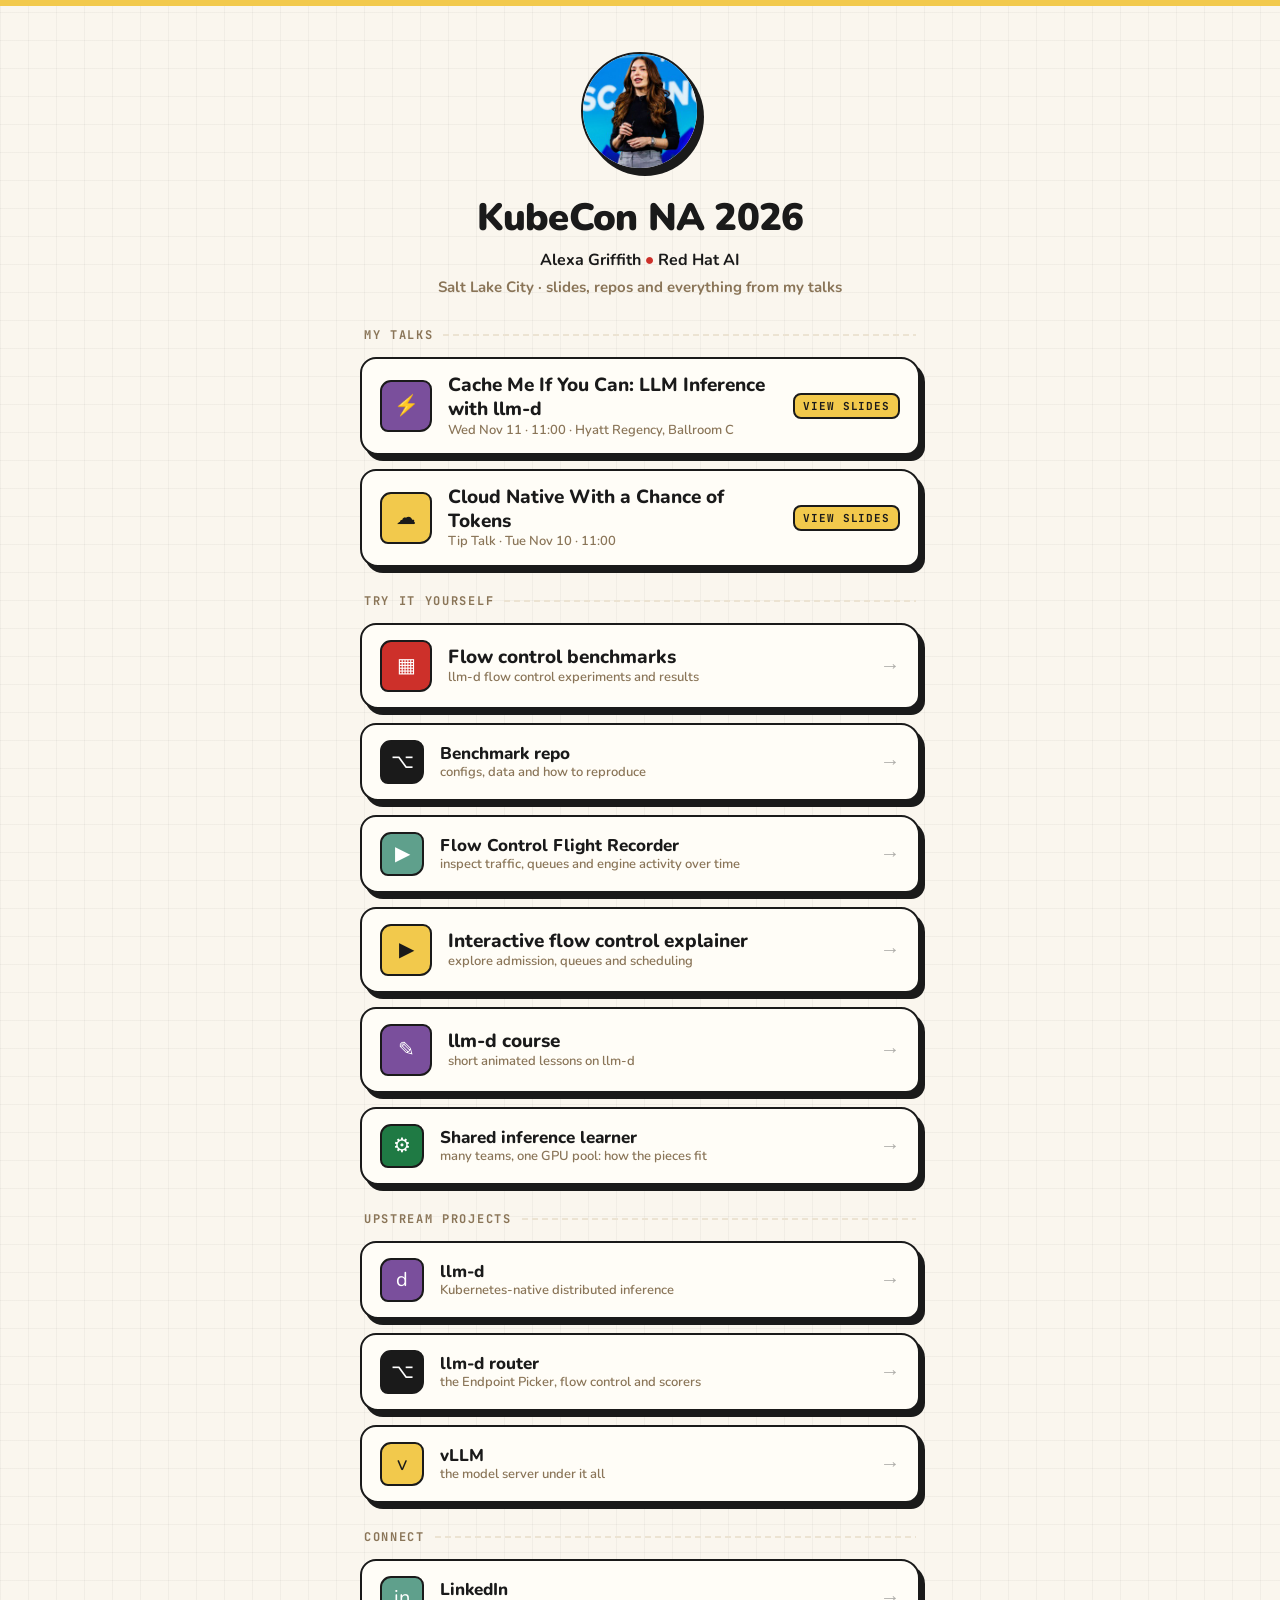
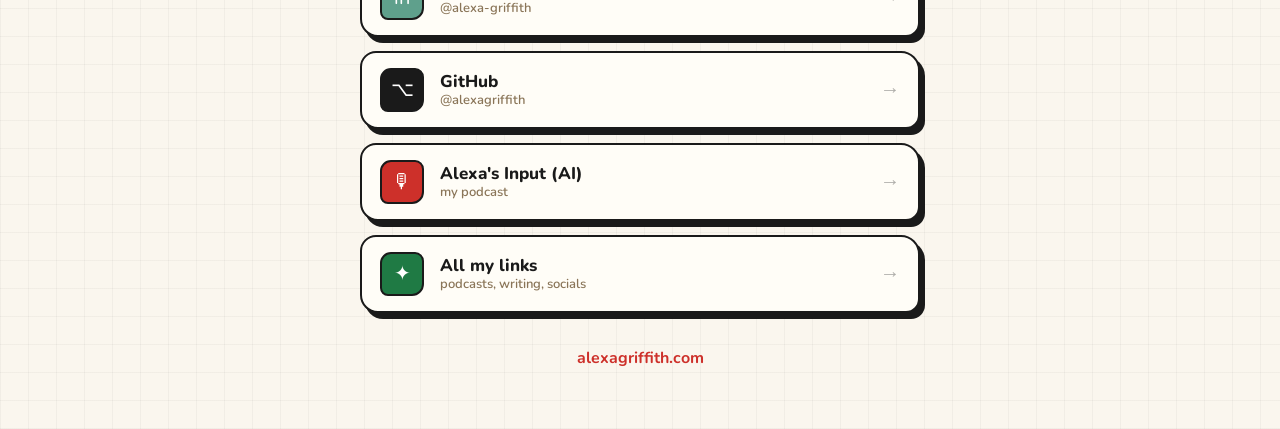
<file: kubecon/index.html>
<!doctype html>
<html lang="en">
<head>
<meta charset="utf-8">
<meta name="viewport" content="width=device-width, initial-scale=1">
<title>Alexa Griffith · KubeCon NA 2026</title>
<meta name="description" content="Slides, repos and learning resources from Alexa Griffith's KubeCon + CloudNativeCon North America 2026 talks on LLM inference, llm-d and flow control.">
<meta property="og:title" content="Alexa Griffith · KubeCon NA 2026">
<meta property="og:description" content="Slides, benchmarks, explainers and links from my KubeCon NA 2026 talks.">
<meta property="og:type" content="website">
<link rel="canonical" href="https://alexagriffith.com/kubecon/">
<meta property="og:url" content="https://alexagriffith.com/kubecon/">
<link rel="icon" type="image/png" href="/favicon.png">
<link rel="apple-touch-icon" sizes="180x180" href="/apple-touch-icon.png">
<link rel="stylesheet" href="https://fonts.googleapis.com/css2?family=Nunito:ital,wght@0,400;0,600;0,700;0,800;0,900;1,600&family=JetBrains+Mono:wght@500;700&display=swap">
<style>
  :root{--ink:#1A1A1A;--paper:#FAF6EE;--parch:#ECE3D2;--card:#FFFDF7;--red:#CD302A;--purple:#7A4F9C;--teal:#5FA08C;--gold:#F2C94C;--green:#1F7A44;--muted:#8a7558;}
  *{box-sizing:border-box} html,body{margin:0}
  body{background:var(--paper);color:var(--ink);font-family:Nunito,-apple-system,BlinkMacSystemFont,"Segoe UI",sans-serif;
    background-image:repeating-linear-gradient(0deg,rgba(26,26,26,.04) 0 1px,transparent 1px 28px),repeating-linear-gradient(90deg,rgba(26,26,26,.04) 0 1px,transparent 1px 28px);
    min-height:100vh;padding:0 20px 60px}
  .stripe{position:fixed;top:0;left:0;right:0;height:6px;background:var(--gold);z-index:10}
  .wrap{max-width:560px;margin:0 auto;padding-top:52px}
  header{text-align:center;margin-bottom:30px}
  .avatar{width:118px;height:118px;border-radius:50%;object-fit:cover;border:2.5px solid var(--ink);box-shadow:5px 6px 0 var(--ink);background:var(--card);margin-bottom:16px}
  h1{font-size:38px;font-weight:900;letter-spacing:-.02em;margin:0 0 6px}
  .role{font-size:16px;font-weight:700;margin:0}
  .role .dot{color:var(--red)}
  .group{margin:26px 0 6px}
  .group-label{font-family:"JetBrains Mono",monospace;font-size:12px;font-weight:700;letter-spacing:.14em;text-transform:uppercase;color:var(--muted);display:flex;align-items:center;gap:10px;margin:0 4px 14px}
  .group-label::after{content:"";flex:1;height:2px;background:repeating-linear-gradient(90deg,var(--parch) 0 6px,transparent 6px 10px)}
  a.link{display:flex;align-items:center;gap:16px;text-decoration:none;color:var(--ink);background:var(--card);border:2.5px solid var(--ink);border-radius:16px 19px 14px 18px;box-shadow:5px 6px 0 var(--ink);padding:15px 18px;margin-bottom:14px;transition:transform .14s ease,box-shadow .14s ease}
  a.link:hover{transform:translate(-2px,-2px);box-shadow:7px 8px 0 var(--ink)}
  a.link:active{transform:translate(2px,3px);box-shadow:2px 2px 0 var(--ink)}
  .ic{flex:0 0 44px;height:44px;display:grid;place-items:center;border-radius:11px 9px 12px 8px;border:2px solid var(--ink);font-size:20px;color:#fff;overflow:hidden}
  .ic img{width:100%;height:100%;object-fit:cover}
  .txt{display:flex;flex-direction:column;line-height:1.25}
  .t{font-weight:800;font-size:17px} .d{font-size:13px;color:var(--muted);font-weight:600}
  .arrow{margin-left:auto;font-weight:900;color:var(--ink);opacity:.35;font-size:20px;transition:opacity .14s,transform .14s}
  a.link:hover .arrow{opacity:1;transform:translateX(3px)}
  .feat .t{font-size:19px} .feat .ic{flex-basis:52px;height:52px}
  footer{text-align:center;margin-top:34px;font-family:inherit;color:var(--muted);font-size:16px}
  footer a{color:var(--red);text-decoration:none;font-weight:700}
  .bg-red{background:var(--red)} .bg-purple{background:var(--purple)} .bg-teal{background:var(--teal)}
  .bg-green{background:var(--green)} .bg-ink{background:var(--ink)} .bg-gold{background:var(--gold);color:var(--ink)!important}

  .sub{font-size:15px;font-weight:700;color:var(--muted);margin:6px 0 0}
  .soon{display:flex;align-items:center;gap:16px;color:var(--ink);background:var(--card);border:2.5px solid var(--ink);border-radius:16px 19px 14px 18px;box-shadow:5px 6px 0 var(--ink);padding:15px 18px;margin-bottom:14px}
  .tag{margin-left:auto;font-family:"JetBrains Mono",monospace;font-size:11px;font-weight:700;letter-spacing:.08em;text-transform:uppercase;background:var(--gold);border:2px solid var(--ink);border-radius:8px;padding:4px 8px;white-space:nowrap}
  @media(max-width:420px){.tag{display:none}}
</style>
</head>
<body>
<div class="stripe"></div>
<div class="wrap">
  <header>
    <img class="avatar" src="[data-uri]" alt="Alexa Griffith">
    <h1>KubeCon NA 2026</h1>
    <p class="role">Alexa Griffith <span class="dot">&#9679;</span> Red Hat AI</p>
    <p class="sub">Salt Lake City &middot; slides, repos and everything from my talks</p>
  </header>

  <div class="group">
    <div class="group-label">My talks</div>
<!-- When slides are posted: replace each <div class="link feat soon"> with an <a class="link feat" href="SLIDES-PDF-OR-SCHED-URL"> and drop the tag span. -->
    <a class="link feat" href="https://docs.google.com/presentation/d/18BlnFdX_STb8LjMp4MCbcUa64KyXViR9-vbF7aSb-wM/edit?usp=sharing">
      <span class="ic bg-purple">&#9889;</span>
      <span class="txt"><span class="t">Cache Me If You Can: LLM Inference with llm-d</span><span class="d">Wed Nov 11 &middot; 11:00 &middot; Hyatt Regency, Ballroom C</span></span>
      <span class="tag">view slides</span>
    </a>
    <a class="link feat" href="https://docs.google.com/presentation/d/1pdyl396iVAFN6yj58zowZNYHRSAigh53BaKIZ27-wmE/edit?usp=sharing">
      <span class="ic bg-gold">&#9729;</span>
      <span class="txt"><span class="t">Cloud Native With a Chance of Tokens</span><span class="d">Tip Talk &middot; Tue Nov 10 &middot; 11:00</span></span>
      <span class="tag">view slides</span>
    </a>
  </div>

  <div class="group">
    <div class="group-label">Try it yourself</div>
    <a class="link feat" href="https://alexagriffith.github.io/flow-control-benchmarks/">
      <span class="ic bg-red">&#9638;</span>
      <span class="txt"><span class="t">Flow control benchmarks</span><span class="d">llm-d flow control experiments and results</span></span>
      <span class="arrow">&rarr;</span>
    </a>
    <a class="link" href="https://github.com/alexagriffith/flow-control-benchmarks">
      <span class="ic bg-ink">&#8997;</span>
      <span class="txt"><span class="t">Benchmark repo</span><span class="d">configs, data and how to reproduce</span></span>
      <span class="arrow">&rarr;</span>
    </a>
    <a class="link" href="https://github.com/alexagriffith/flow-control-visualizer">
      <span class="ic bg-teal">&#9654;</span>
      <span class="txt"><span class="t">Flow Control Flight Recorder</span><span class="d">inspect traffic, queues and engine activity over time</span></span>
      <span class="arrow">&rarr;</span>
    </a>
    <a class="link feat" href="https://alexagriffith.github.io/flow-control-benchmarks/learn/flow-control-interactive.html">
      <span class="ic bg-gold">&#9654;</span>
      <span class="txt"><span class="t">Interactive flow control explainer</span><span class="d">explore admission, queues and scheduling</span></span>
      <span class="arrow">&rarr;</span>
    </a>
    <a class="link feat" href="https://alexagriffith.github.io/llm-d-course-site/">
      <span class="ic bg-purple">&#9998;</span>
      <span class="txt"><span class="t">llm-d course</span><span class="d">short animated lessons on llm-d</span></span>
      <span class="arrow">&rarr;</span>
    </a>
    <a class="link" href="https://alexagriffith.github.io/llm-d-course-site/shared-inference/">
      <span class="ic bg-green">&#9881;</span>
      <span class="txt"><span class="t">Shared inference learner</span><span class="d">many teams, one GPU pool: how the pieces fit</span></span>
      <span class="arrow">&rarr;</span>
    </a>
  </div>

<!-- Certification program: add a link here once the name and URL are confirmed with Christophe. -->

  <div class="group">
    <div class="group-label">Upstream projects</div>
    <a class="link" href="https://llm-d.ai">
      <span class="ic bg-purple">d</span>
      <span class="txt"><span class="t">llm-d</span><span class="d">Kubernetes-native distributed inference</span></span>
      <span class="arrow">&rarr;</span>
    </a>
    <a class="link" href="https://github.com/llm-d/llm-d-router">
      <span class="ic bg-ink">&#8997;</span>
      <span class="txt"><span class="t">llm-d router</span><span class="d">the Endpoint Picker, flow control and scorers</span></span>
      <span class="arrow">&rarr;</span>
    </a>
    <a class="link" href="https://docs.vllm.ai">
      <span class="ic bg-gold">v</span>
      <span class="txt"><span class="t">vLLM</span><span class="d">the model server under it all</span></span>
      <span class="arrow">&rarr;</span>
    </a>
  </div>

  <div class="group">
    <div class="group-label">Connect</div>
    <a class="link" href="https://www.linkedin.com/in/alexa-griffith/">
      <span class="ic bg-teal">in</span>
      <span class="txt"><span class="t">LinkedIn</span><span class="d">@alexa-griffith</span></span>
      <span class="arrow">&rarr;</span>
    </a>
    <a class="link" href="https://github.com/alexagriffith">
      <span class="ic bg-ink">&#8997;</span>
      <span class="txt"><span class="t">GitHub</span><span class="d">@alexagriffith</span></span>
      <span class="arrow">&rarr;</span>
    </a>
    <a class="link" href="https://alexasinputai.com">
      <span class="ic bg-red">&#127897;</span>
      <span class="txt"><span class="t">Alexa's Input (AI)</span><span class="d">my podcast</span></span>
      <span class="arrow">&rarr;</span>
    </a>
    <a class="link" href="https://alexagriffith.com/links/">
      <span class="ic bg-green">&#10022;</span>
      <span class="txt"><span class="t">All my links</span><span class="d">podcasts, writing, socials</span></span>
      <span class="arrow">&rarr;</span>
    </a>
  </div>

  <footer><a href="https://alexagriffith.com">alexagriffith.com</a></footer>
</div>
</body>
</html>
</file>
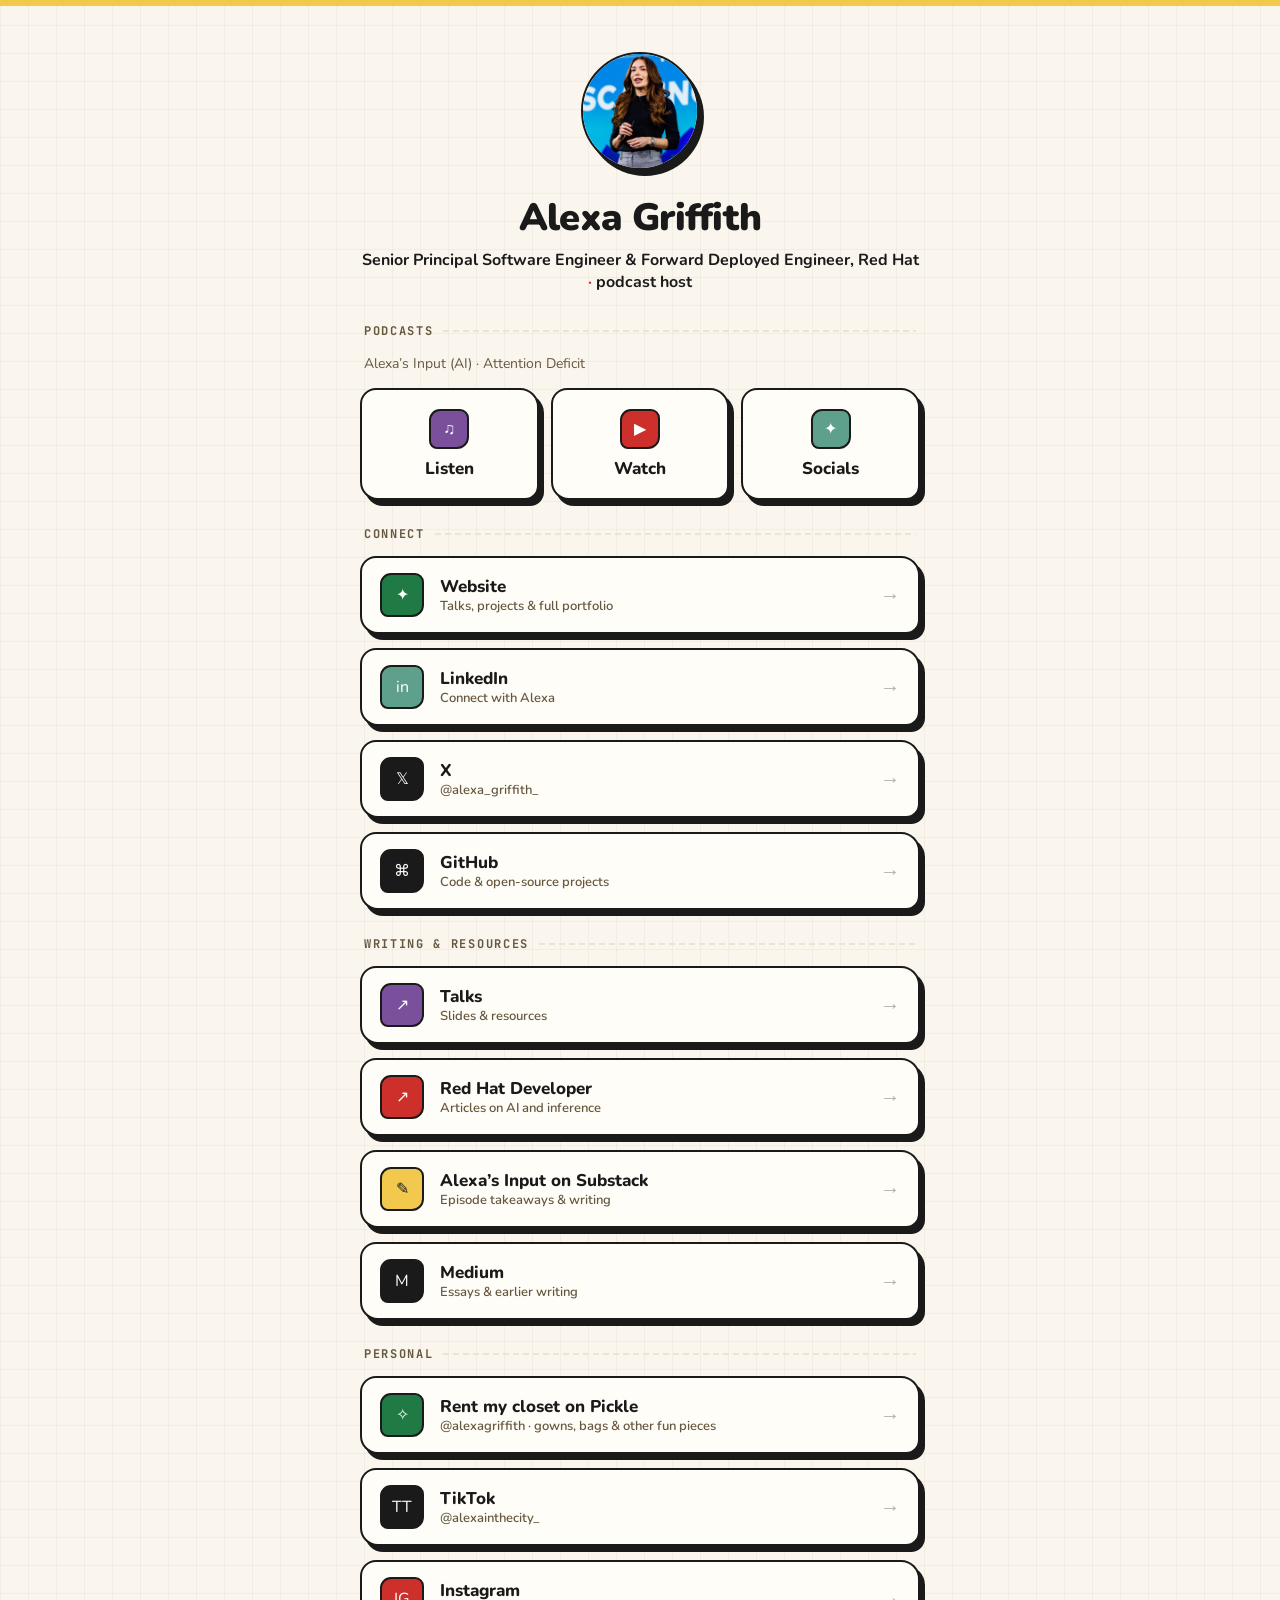
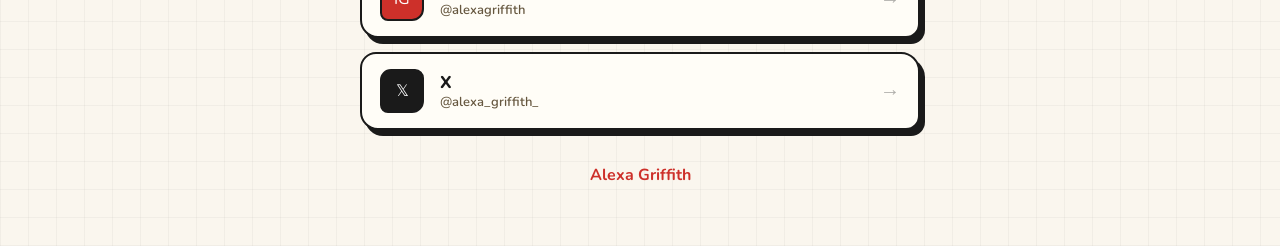
<file: links/index.html>
<!doctype html>
<html lang="en">
<head>
<meta charset="utf-8">
<meta name="viewport" content="width=device-width, initial-scale=1">
<title>Alexa Griffith · Links</title>
<meta name="description" content="Alexa Griffith is a Senior Principal Software Engineer and Forward Deployed Engineer at Red Hat working on AI inference infrastructure. She hosts Alexa’s Input (AI) and co-hosts Attention Deficit with Taylor Dolezal. All links in one place.">
<meta property="og:title" content="Alexa Griffith · Links">
<meta property="og:description" content="Podcasts, writing, and everywhere to find me.">
<meta property="og:type" content="website">
<meta property="og:image" content="https://alexagriffith.com/assets/img/keynote-talking.jpg">
<meta name="twitter:card" content="summary_large_image">
<meta name="twitter:title" content="Alexa Griffith · Links">
<meta name="twitter:image" content="https://alexagriffith.com/assets/img/keynote-talking.jpg">
<link rel="canonical" href="https://alexagriffith.com/links/">
<meta property="og:url" content="https://alexagriffith.com/links/">
<link rel="icon" type="image/png" href="/favicon.png">
<link rel="apple-touch-icon" sizes="180x180" href="/apple-touch-icon.png">
<link rel="stylesheet" href="https://fonts.googleapis.com/css2?family=Nunito:ital,wght@0,400;0,600;0,700;0,800;0,900;1,600&family=JetBrains+Mono:wght@500;700&display=swap">
<link rel="stylesheet" href="/links/links.css">
</head>
<body>
<div class="stripe"></div>
<div class="wrap">
  <header>
    <img class="avatar" src="[data-uri]" alt="Alexa Griffith">
    <h1>Alexa Griffith</h1>
    <p class="role">Senior Principal Software Engineer &amp; Forward Deployed Engineer, Red Hat <span class="dot">·</span> podcast host</p>
  </header>

  <main id="main-content">
<!-- links:start -->
<section class="group" aria-labelledby="links-group-0">
<h2 class="group-label" id="links-group-0">Podcasts</h2>
<p class="section-note">Alexa’s Input (AI) · Attention Deficit</p>
<div class="podcast-actions">
<a class="link" href="/links/listen/"><span class="ic bg-purple" aria-hidden="true">♫</span><span class="txt"><span class="t">Listen</span></span></a>
<a class="link" href="/links/watch/"><span class="ic bg-red" aria-hidden="true">▶</span><span class="txt"><span class="t">Watch</span></span></a>
<a class="link" href="/links/socials/"><span class="ic bg-teal" aria-hidden="true">✦</span><span class="txt"><span class="t">Socials</span></span></a>
</div>
</section>

<section class="group" aria-labelledby="links-group-1">
<h2 class="group-label" id="links-group-1">Connect</h2>
<a class="link" href="https://alexagriffith.com/"><span class="ic bg-green" aria-hidden="true">✦</span><span class="txt"><span class="t">Website</span><span class="d">Talks, projects &amp; full portfolio</span></span><span class="arrow" aria-hidden="true">→</span></a>
<a class="link" href="https://www.linkedin.com/in/alexa-griffith/"><span class="ic bg-teal" aria-hidden="true">in</span><span class="txt"><span class="t">LinkedIn</span><span class="d">Connect with Alexa</span></span><span class="arrow" aria-hidden="true">→</span></a>
<a class="link" href="https://x.com/alexa_griffith_"><span class="ic bg-ink" aria-hidden="true">𝕏</span><span class="txt"><span class="t">X</span><span class="d">@alexa_griffith_</span></span><span class="arrow" aria-hidden="true">→</span></a>
<a class="link" href="https://github.com/alexagriffith"><span class="ic bg-ink" aria-hidden="true">⌘</span><span class="txt"><span class="t">GitHub</span><span class="d">Code &amp; open-source projects</span></span><span class="arrow" aria-hidden="true">→</span></a>
</section>

<section class="group" aria-labelledby="links-group-2">
<h2 class="group-label" id="links-group-2">Writing &amp; resources</h2>
<a class="link" href="https://alexagriffith.com/#talks"><span class="ic bg-purple" aria-hidden="true">↗</span><span class="txt"><span class="t">Talks</span><span class="d">Slides &amp; resources</span></span><span class="arrow" aria-hidden="true">→</span></a>
<a class="link" href="https://developers.redhat.com/author/alexa-griffith"><span class="ic bg-red" aria-hidden="true">↗</span><span class="txt"><span class="t">Red Hat Developer</span><span class="d">Articles on AI and inference</span></span><span class="arrow" aria-hidden="true">→</span></a>
<a class="link" href="https://alexasinput.substack.com/"><span class="ic bg-gold" aria-hidden="true">✎</span><span class="txt"><span class="t">Alexa’s Input on Substack</span><span class="d">Episode takeaways &amp; writing</span></span><span class="arrow" aria-hidden="true">→</span></a>
<a class="link" href="https://medium.com/@alexagriffith"><span class="ic bg-ink" aria-hidden="true">M</span><span class="txt"><span class="t">Medium</span><span class="d">Essays &amp; earlier writing</span></span><span class="arrow" aria-hidden="true">→</span></a>
</section>

<section class="group" aria-labelledby="links-group-3">
<h2 class="group-label" id="links-group-3">Personal</h2>
<a class="link" href="https://www.shoponpickle.com/closet/a5e356b2-ca27-485e-84ba-884b5730efce"><span class="ic bg-green" aria-hidden="true">✧</span><span class="txt"><span class="t">Rent my closet on Pickle</span><span class="d">@alexagriffith · gowns, bags &amp; other fun pieces</span></span><span class="arrow" aria-hidden="true">→</span></a>
<a class="link" href="https://www.tiktok.com/@alexainthecity_"><span class="ic bg-ink" aria-hidden="true">TT</span><span class="txt"><span class="t">TikTok</span><span class="d">@alexainthecity_</span></span><span class="arrow" aria-hidden="true">→</span></a>
<a class="link" href="https://www.instagram.com/alexagriffith/"><span class="ic bg-red" aria-hidden="true">IG</span><span class="txt"><span class="t">Instagram</span><span class="d">@alexagriffith</span></span><span class="arrow" aria-hidden="true">→</span></a>
<a class="link" href="https://x.com/alexa_griffith_"><span class="ic bg-ink" aria-hidden="true">𝕏</span><span class="txt"><span class="t">X</span><span class="d">@alexa_griffith_</span></span><span class="arrow" aria-hidden="true">→</span></a>
</section>
<!-- links:end -->
  </main>
  <footer><a href="/">Alexa Griffith</a></footer>
</div>
</body>
</html>
</file>
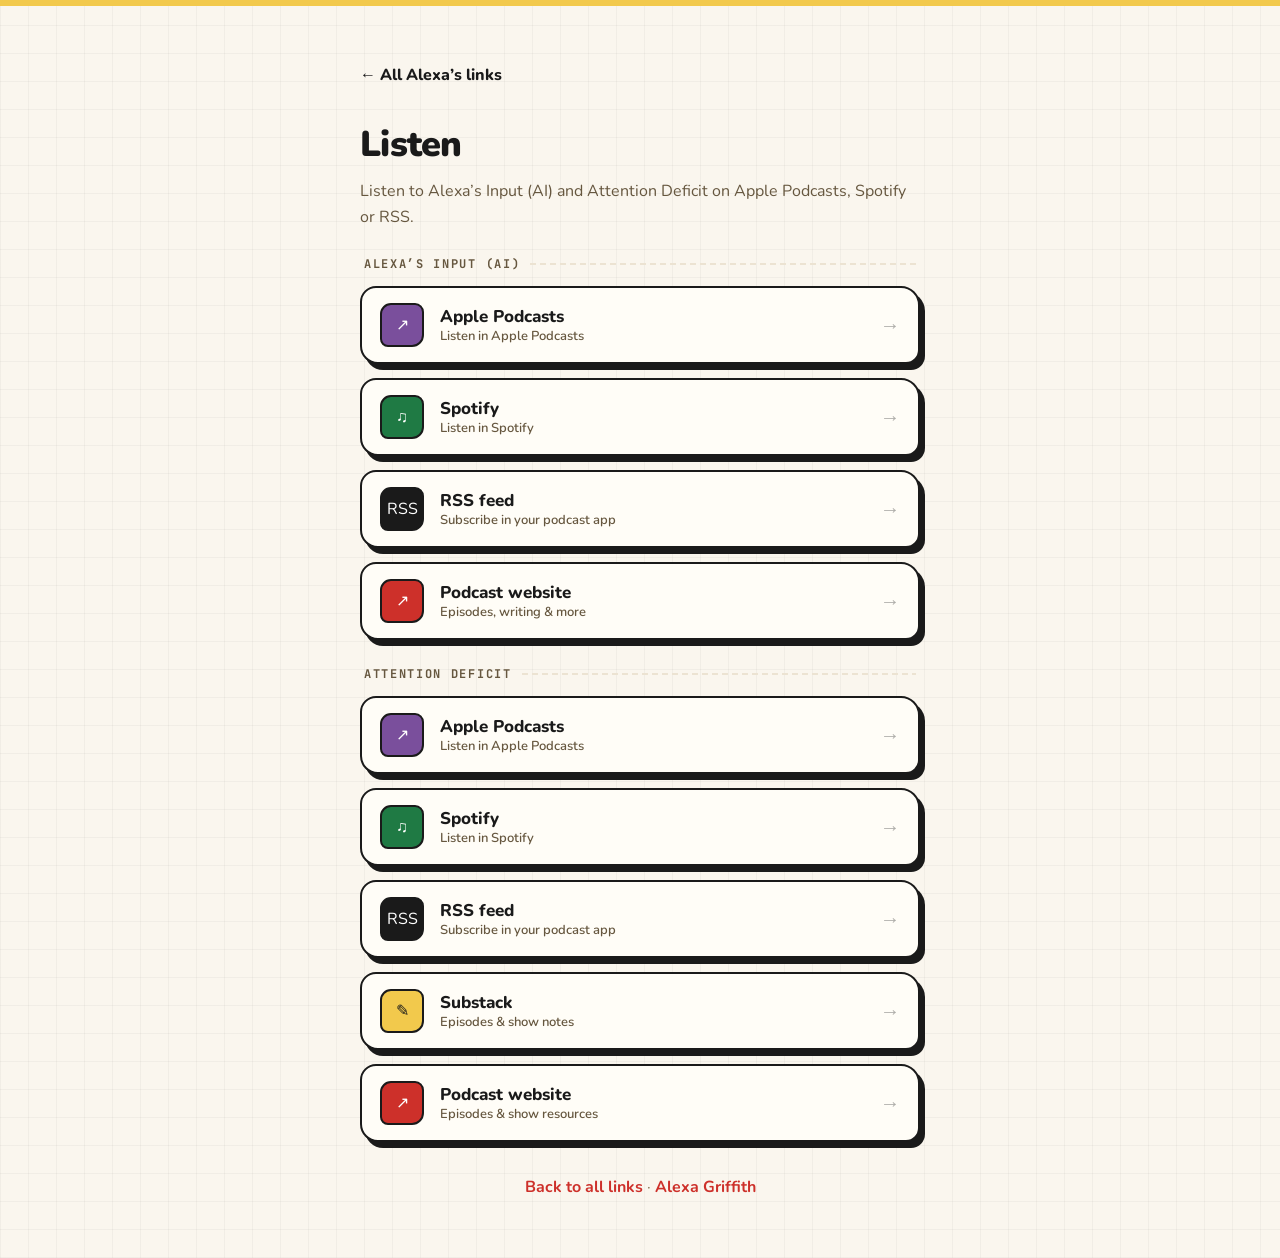
<file: links/listen/index.html>
<!doctype html>
<html lang="en">
<head>
<meta charset="utf-8">
<meta name="viewport" content="width=device-width, initial-scale=1">
<title>Listen · Alexa Griffith</title>
<meta name="description" content="Listen to Alexa’s Input (AI) and Attention Deficit on Apple Podcasts, Spotify or RSS.">
<meta name="author" content="Alexa Griffith">
<link rel="canonical" href="https://alexagriffith.com/links/listen/">
<meta property="og:url" content="https://alexagriffith.com/links/listen/">
<meta property="og:title" content="Listen · Alexa Griffith">
<meta property="og:description" content="Listen to Alexa’s Input (AI) and Attention Deficit on Apple Podcasts, Spotify or RSS.">
<meta property="og:type" content="website">
<meta property="og:image" content="https://alexagriffith.com/assets/img/keynote-talking.jpg">
<meta name="twitter:card" content="summary_large_image">
<link rel="icon" href="/favicon.png">
<link rel="stylesheet" href="https://fonts.googleapis.com/css2?family=Nunito:wght@400;600;700;800;900&amp;family=JetBrains+Mono:wght@500;700&amp;display=swap">
<link rel="stylesheet" href="/links/links.css">
</head>
<body class="subpage">
<div class="stripe"></div>
<div class="wrap">
<a class="back" href="/links/">← All Alexa’s links</a>
<header><h1>Listen</h1><p class="intro">Listen to Alexa’s Input (AI) and Attention Deficit on Apple Podcasts, Spotify or RSS.</p></header>
<main id="main-content">
<section class="group" aria-labelledby="links-group-0">
<h2 class="group-label" id="links-group-0">Alexa’s Input (AI)</h2>
<a class="link" href="https://podcasts.apple.com/us/podcast/alexas-input-ai/id1548244933"><span class="ic bg-purple" aria-hidden="true">↗</span><span class="txt"><span class="t">Apple Podcasts</span><span class="d">Listen in Apple Podcasts</span></span><span class="arrow" aria-hidden="true">→</span></a>
<a class="link" href="https://open.spotify.com/show/1tnV8Qk6SEw1Dr9Tqikr0H"><span class="ic bg-green" aria-hidden="true">♫</span><span class="txt"><span class="t">Spotify</span><span class="d">Listen in Spotify</span></span><span class="arrow" aria-hidden="true">→</span></a>
<a class="link" href="https://anchor.fm/s/4013852c/podcast/rss"><span class="ic bg-ink" aria-hidden="true">RSS</span><span class="txt"><span class="t">RSS feed</span><span class="d">Subscribe in your podcast app</span></span><span class="arrow" aria-hidden="true">→</span></a>
<a class="link" href="https://alexasinputai.com/"><span class="ic bg-red" aria-hidden="true">↗</span><span class="txt"><span class="t">Podcast website</span><span class="d">Episodes, writing &amp; more</span></span><span class="arrow" aria-hidden="true">→</span></a>
</section>

<section class="group" aria-labelledby="links-group-1">
<h2 class="group-label" id="links-group-1">Attention Deficit</h2>
<a class="link" href="https://podcasts.apple.com/us/podcast/attention-deficit-podcast/id6795675427"><span class="ic bg-purple" aria-hidden="true">↗</span><span class="txt"><span class="t">Apple Podcasts</span><span class="d">Listen in Apple Podcasts</span></span><span class="arrow" aria-hidden="true">→</span></a>
<a class="link" href="https://open.spotify.com/show/033WsQs4vcqPxLJy1e00K4"><span class="ic bg-green" aria-hidden="true">♫</span><span class="txt"><span class="t">Spotify</span><span class="d">Listen in Spotify</span></span><span class="arrow" aria-hidden="true">→</span></a>
<a class="link" href="https://attentiondeficitpod.substack.com/feed"><span class="ic bg-ink" aria-hidden="true">RSS</span><span class="txt"><span class="t">RSS feed</span><span class="d">Subscribe in your podcast app</span></span><span class="arrow" aria-hidden="true">→</span></a>
<a class="link" href="https://attentiondeficitpod.substack.com/"><span class="ic bg-gold" aria-hidden="true">✎</span><span class="txt"><span class="t">Substack</span><span class="d">Episodes &amp; show notes</span></span><span class="arrow" aria-hidden="true">→</span></a>
<a class="link" href="https://www.attentiondeficit.ai/"><span class="ic bg-red" aria-hidden="true">↗</span><span class="txt"><span class="t">Podcast website</span><span class="d">Episodes &amp; show resources</span></span><span class="arrow" aria-hidden="true">→</span></a>
</section>
</main>
<footer><a href="/links/">Back to all links</a> · <a href="/">Alexa Griffith</a></footer>
</div>
</body>
</html>
</file>
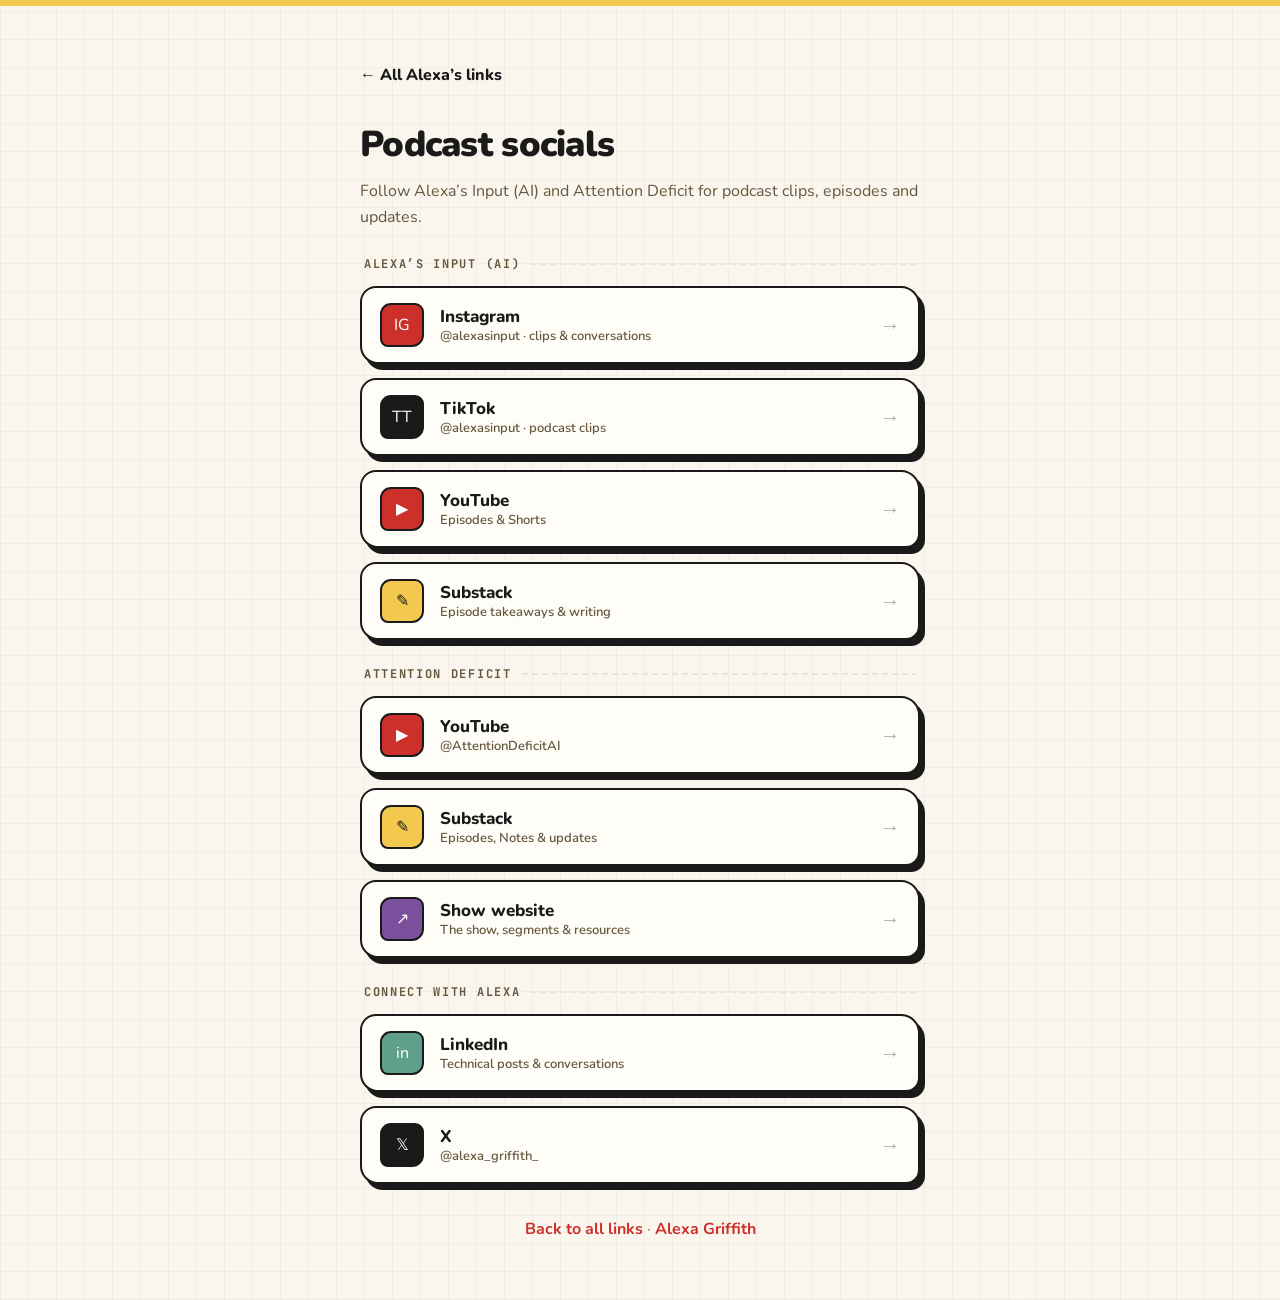
<file: links/socials/index.html>
<!doctype html>
<html lang="en">
<head>
<meta charset="utf-8">
<meta name="viewport" content="width=device-width, initial-scale=1">
<title>Podcast socials · Alexa Griffith</title>
<meta name="description" content="Follow Alexa’s Input (AI) and Attention Deficit for podcast clips, episodes and updates.">
<meta name="author" content="Alexa Griffith">
<link rel="canonical" href="https://alexagriffith.com/links/socials/">
<meta property="og:url" content="https://alexagriffith.com/links/socials/">
<meta property="og:title" content="Podcast socials · Alexa Griffith">
<meta property="og:description" content="Follow Alexa’s Input (AI) and Attention Deficit for podcast clips, episodes and updates.">
<meta property="og:type" content="website">
<meta property="og:image" content="https://alexagriffith.com/assets/img/keynote-talking.jpg">
<meta name="twitter:card" content="summary_large_image">
<link rel="icon" href="/favicon.png">
<link rel="stylesheet" href="https://fonts.googleapis.com/css2?family=Nunito:wght@400;600;700;800;900&amp;family=JetBrains+Mono:wght@500;700&amp;display=swap">
<link rel="stylesheet" href="/links/links.css">
</head>
<body class="subpage">
<div class="stripe"></div>
<div class="wrap">
<a class="back" href="/links/">← All Alexa’s links</a>
<header><h1>Podcast socials</h1><p class="intro">Follow Alexa’s Input (AI) and Attention Deficit for podcast clips, episodes and updates.</p></header>
<main id="main-content">
<section class="group" aria-labelledby="links-group-0">
<h2 class="group-label" id="links-group-0">Alexa’s Input (AI)</h2>
<a class="link" href="https://www.instagram.com/alexasinput/"><span class="ic bg-red" aria-hidden="true">IG</span><span class="txt"><span class="t">Instagram</span><span class="d">@alexasinput · clips &amp; conversations</span></span><span class="arrow" aria-hidden="true">→</span></a>
<a class="link" href="https://www.tiktok.com/@alexasinput"><span class="ic bg-ink" aria-hidden="true">TT</span><span class="txt"><span class="t">TikTok</span><span class="d">@alexasinput · podcast clips</span></span><span class="arrow" aria-hidden="true">→</span></a>
<a class="link" href="https://www.youtube.com/@alexasinput"><span class="ic bg-red" aria-hidden="true">▶</span><span class="txt"><span class="t">YouTube</span><span class="d">Episodes &amp; Shorts</span></span><span class="arrow" aria-hidden="true">→</span></a>
<a class="link" href="https://alexasinput.substack.com/"><span class="ic bg-gold" aria-hidden="true">✎</span><span class="txt"><span class="t">Substack</span><span class="d">Episode takeaways &amp; writing</span></span><span class="arrow" aria-hidden="true">→</span></a>
</section>

<section class="group" aria-labelledby="links-group-1">
<h2 class="group-label" id="links-group-1">Attention Deficit</h2>
<a class="link" href="https://www.youtube.com/@AttentionDeficitAI"><span class="ic bg-red" aria-hidden="true">▶</span><span class="txt"><span class="t">YouTube</span><span class="d">@AttentionDeficitAI</span></span><span class="arrow" aria-hidden="true">→</span></a>
<a class="link" href="https://attentiondeficitpod.substack.com/"><span class="ic bg-gold" aria-hidden="true">✎</span><span class="txt"><span class="t">Substack</span><span class="d">Episodes, Notes &amp; updates</span></span><span class="arrow" aria-hidden="true">→</span></a>
<a class="link" href="https://www.attentiondeficit.ai/"><span class="ic bg-purple" aria-hidden="true">↗</span><span class="txt"><span class="t">Show website</span><span class="d">The show, segments &amp; resources</span></span><span class="arrow" aria-hidden="true">→</span></a>
</section>

<section class="group" aria-labelledby="links-group-2">
<h2 class="group-label" id="links-group-2">Connect with Alexa</h2>
<a class="link" href="https://www.linkedin.com/in/alexa-griffith/"><span class="ic bg-teal" aria-hidden="true">in</span><span class="txt"><span class="t">LinkedIn</span><span class="d">Technical posts &amp; conversations</span></span><span class="arrow" aria-hidden="true">→</span></a>
<a class="link" href="https://x.com/alexa_griffith_"><span class="ic bg-ink" aria-hidden="true">𝕏</span><span class="txt"><span class="t">X</span><span class="d">@alexa_griffith_</span></span><span class="arrow" aria-hidden="true">→</span></a>
</section>
</main>
<footer><a href="/links/">Back to all links</a> · <a href="/">Alexa Griffith</a></footer>
</div>
</body>
</html>
</file>
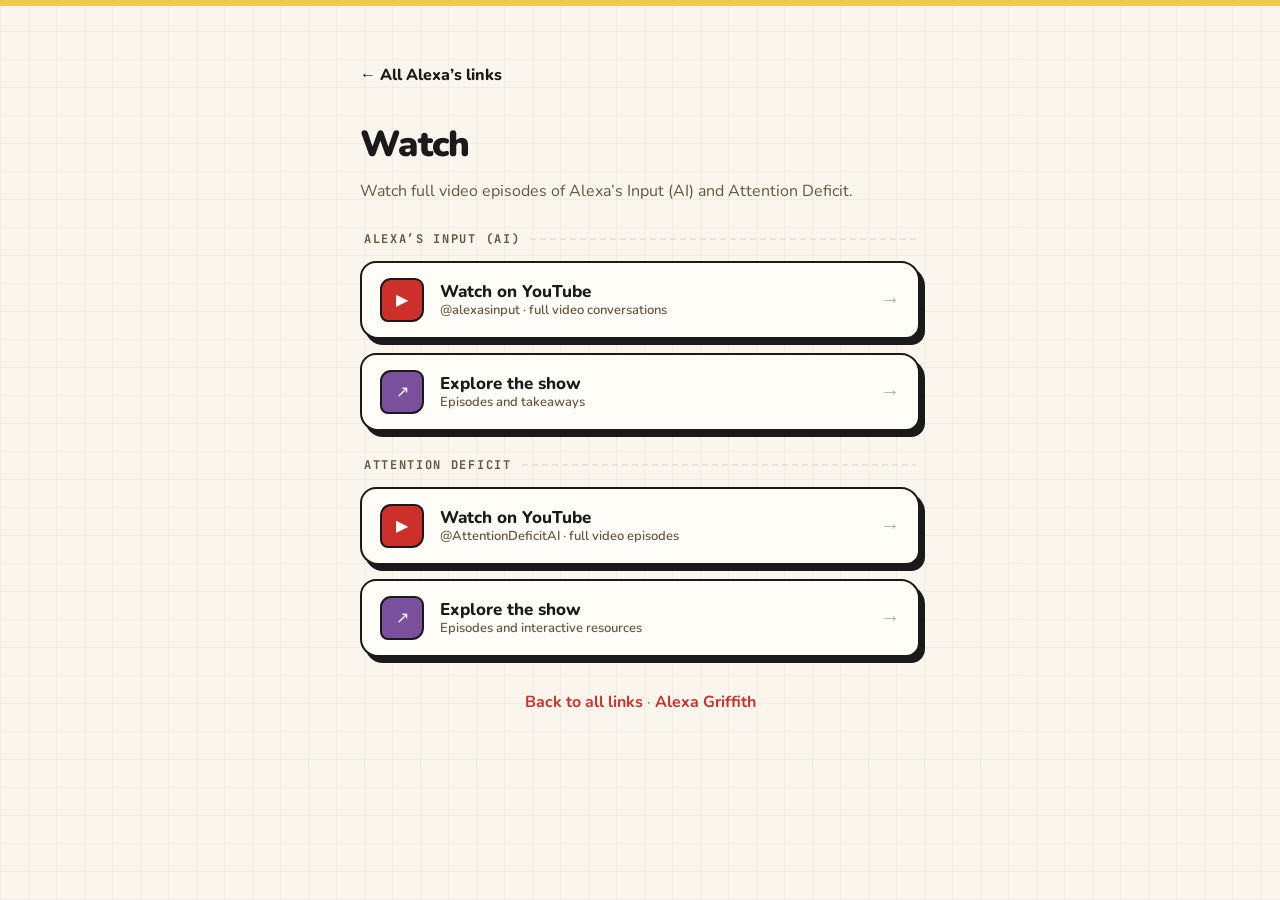
<file: links/watch/index.html>
<!doctype html>
<html lang="en">
<head>
<meta charset="utf-8">
<meta name="viewport" content="width=device-width, initial-scale=1">
<title>Watch · Alexa Griffith</title>
<meta name="description" content="Watch full video episodes of Alexa’s Input (AI) and Attention Deficit.">
<meta name="author" content="Alexa Griffith">
<link rel="canonical" href="https://alexagriffith.com/links/watch/">
<meta property="og:url" content="https://alexagriffith.com/links/watch/">
<meta property="og:title" content="Watch · Alexa Griffith">
<meta property="og:description" content="Watch full video episodes of Alexa’s Input (AI) and Attention Deficit.">
<meta property="og:type" content="website">
<meta property="og:image" content="https://alexagriffith.com/assets/img/keynote-talking.jpg">
<meta name="twitter:card" content="summary_large_image">
<link rel="icon" href="/favicon.png">
<link rel="stylesheet" href="https://fonts.googleapis.com/css2?family=Nunito:wght@400;600;700;800;900&amp;family=JetBrains+Mono:wght@500;700&amp;display=swap">
<link rel="stylesheet" href="/links/links.css">
</head>
<body class="subpage">
<div class="stripe"></div>
<div class="wrap">
<a class="back" href="/links/">← All Alexa’s links</a>
<header><h1>Watch</h1><p class="intro">Watch full video episodes of Alexa’s Input (AI) and Attention Deficit.</p></header>
<main id="main-content">
<section class="group" aria-labelledby="links-group-0">
<h2 class="group-label" id="links-group-0">Alexa’s Input (AI)</h2>
<a class="link" href="https://www.youtube.com/@alexasinput"><span class="ic bg-red" aria-hidden="true">▶</span><span class="txt"><span class="t">Watch on YouTube</span><span class="d">@alexasinput · full video conversations</span></span><span class="arrow" aria-hidden="true">→</span></a>
<a class="link" href="https://alexasinputai.com/"><span class="ic bg-purple" aria-hidden="true">↗</span><span class="txt"><span class="t">Explore the show</span><span class="d">Episodes and takeaways</span></span><span class="arrow" aria-hidden="true">→</span></a>
</section>

<section class="group" aria-labelledby="links-group-1">
<h2 class="group-label" id="links-group-1">Attention Deficit</h2>
<a class="link" href="https://www.youtube.com/@AttentionDeficitAI"><span class="ic bg-red" aria-hidden="true">▶</span><span class="txt"><span class="t">Watch on YouTube</span><span class="d">@AttentionDeficitAI · full video episodes</span></span><span class="arrow" aria-hidden="true">→</span></a>
<a class="link" href="https://www.attentiondeficit.ai/"><span class="ic bg-purple" aria-hidden="true">↗</span><span class="txt"><span class="t">Explore the show</span><span class="d">Episodes and interactive resources</span></span><span class="arrow" aria-hidden="true">→</span></a>
</section>
</main>
<footer><a href="/links/">Back to all links</a> · <a href="/">Alexa Griffith</a></footer>
</div>
</body>
</html>
</file>
<file: links/links.css>
:root{--ink:#1A1A1A;--paper:#FAF6EE;--parch:#ECE3D2;--card:#FFFDF7;--red:#CD302A;--purple:#7A4F9C;--teal:#5FA08C;--gold:#F2C94C;--green:#1F7A44;--muted:#8a7558;}
  *{box-sizing:border-box} html,body{margin:0}
  body{background:var(--paper);color:var(--ink);font-family:Nunito,-apple-system,BlinkMacSystemFont,"Segoe UI",sans-serif;
    background-image:repeating-linear-gradient(0deg,rgba(26,26,26,.04) 0 1px,transparent 1px 28px),repeating-linear-gradient(90deg,rgba(26,26,26,.04) 0 1px,transparent 1px 28px);
    min-height:100vh;padding:0 20px 60px}
  .stripe{position:fixed;top:0;left:0;right:0;height:6px;background:var(--gold);z-index:10}
  .wrap{max-width:560px;margin:0 auto;padding-top:52px}
  header{text-align:center;margin-bottom:30px}
  .avatar{width:118px;height:118px;border-radius:50%;object-fit:cover;border:2.5px solid var(--ink);box-shadow:5px 6px 0 var(--ink);background:var(--card);margin-bottom:16px}
  h1{font-size:38px;font-weight:900;letter-spacing:-.02em;margin:0 0 6px}
  .role{font-size:16px;font-weight:700;margin:0}
  .role .dot{color:var(--red)}
  .group{margin:26px 0 6px}
  .group-label{font-family:"JetBrains Mono",monospace;font-size:12px;font-weight:700;letter-spacing:.14em;text-transform:uppercase;color:var(--muted);display:flex;align-items:center;gap:10px;margin:0 4px 14px}
  .group-label::after{content:"";flex:1;height:2px;background:repeating-linear-gradient(90deg,var(--parch) 0 6px,transparent 6px 10px)}
  a.link{display:flex;align-items:center;gap:16px;text-decoration:none;color:var(--ink);background:var(--card);border:2.5px solid var(--ink);border-radius:16px 19px 14px 18px;box-shadow:5px 6px 0 var(--ink);padding:15px 18px;margin-bottom:14px;transition:transform .14s ease,box-shadow .14s ease}
  a.link:hover{transform:translate(-2px,-2px);box-shadow:7px 8px 0 var(--ink)}
  a.link:active{transform:translate(2px,3px);box-shadow:2px 2px 0 var(--ink)}
  .ic{flex:0 0 44px;height:44px;display:grid;place-items:center;border-radius:11px 9px 12px 8px;border:2px solid var(--ink);font-size:20px;color:#fff;overflow:hidden}
  .ic img{width:100%;height:100%;object-fit:cover}
  .txt{display:flex;flex-direction:column;line-height:1.25}
  .t{font-weight:800;font-size:17px} .d{font-size:13px;color:var(--muted);font-weight:600}
  .arrow{margin-left:auto;font-weight:900;color:var(--ink);opacity:.35;font-size:20px;transition:opacity .14s,transform .14s}
  a.link:hover .arrow{opacity:1;transform:translateX(3px)}
  .feat .t{font-size:19px} .feat .ic{flex-basis:52px;height:52px}
  footer{text-align:center;margin-top:34px;font-family:inherit;color:var(--muted);font-size:16px}
  footer a{color:var(--red);text-decoration:none;font-weight:700}
  .bg-red{background:var(--red)} .bg-purple{background:var(--purple)} .bg-teal{background:var(--teal)}
  .bg-green{background:var(--green)} .bg-ink{background:var(--ink)} .bg-gold{background:var(--gold);color:var(--ink)!important}
  .podcast-actions{display:grid;grid-template-columns:repeat(3,minmax(0,1fr));gap:12px;margin:14px 0 20px}
  .podcast-actions a.link{display:flex;flex-direction:column;justify-content:center;text-align:center;gap:9px;padding:16px 6px;min-height:112px;margin:0}
  .podcast-actions .t{font-size:17px}
  .podcast-actions .ic{flex:0 0 auto;width:40px;height:40px}
  .section-note{font-size:14px;color:#66573f;margin:0 4px 10px;line-height:1.5}
  .back{display:inline-block;color:var(--ink);font-weight:800;text-decoration:none;padding:12px 0;margin-bottom:22px}
  .subpage header{text-align:left;margin-bottom:24px}
  .subpage h1{font-size:36px}
  .subpage .intro{font-size:16px;line-height:1.6;color:#66573f;margin:10px 0 0}
  .group-label{color:#66573f}
  .d{color:#66573f}
  .ic{font-size:16px}
  a:focus-visible{outline:3px solid var(--purple);outline-offset:5px}
  @media(max-width:360px){body{padding-left:14px;padding-right:14px}.podcast-actions{gap:9px}.podcast-actions .t{font-size:15px}}
  @media(prefers-reduced-motion:reduce){*{transition:none!important}}
</file>
